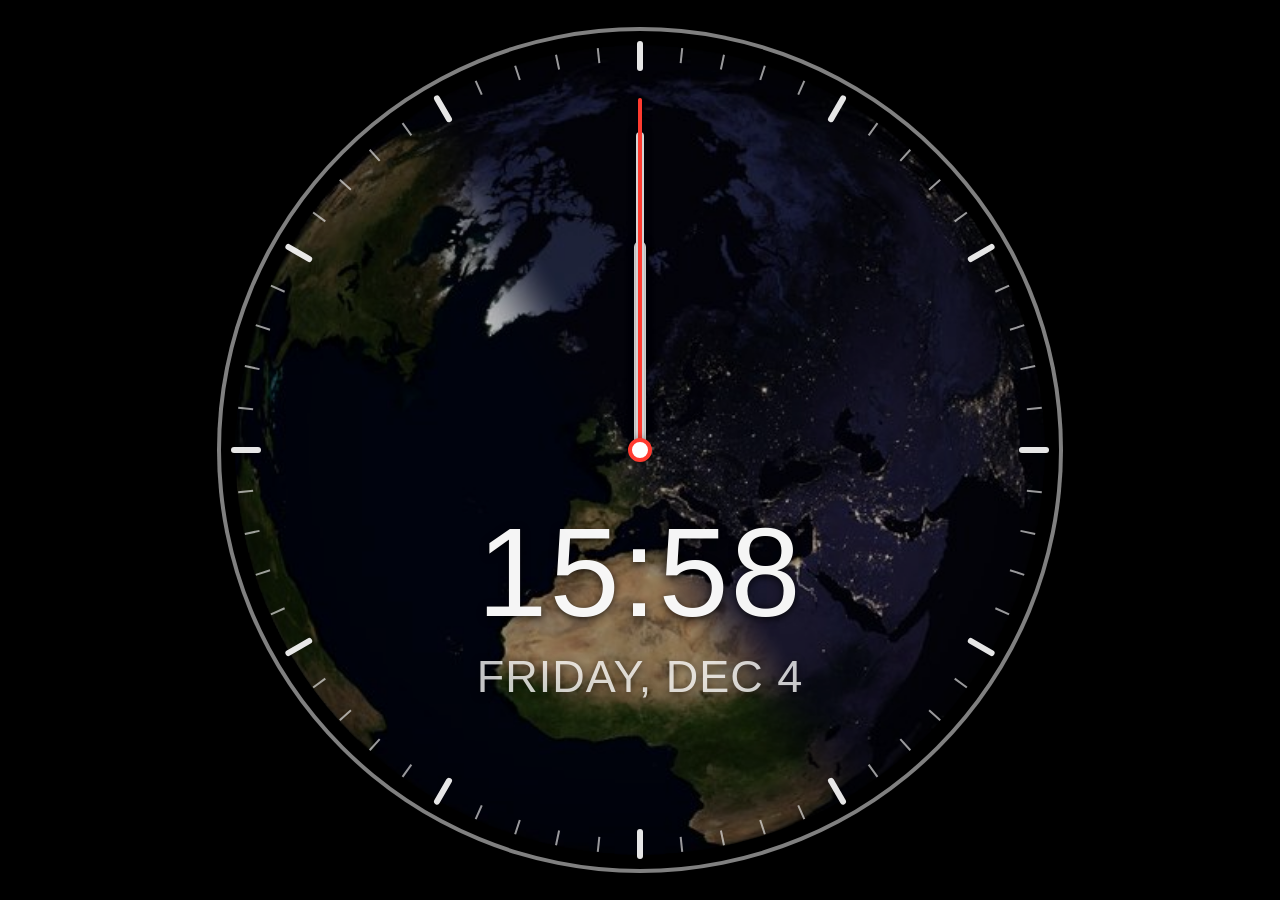
<file: src/index.html>
<!DOCTYPE html>
<html lang="en">

<head>
    <meta charset="UTF-8">
    <meta name="viewport" content="width=device-width, initial-scale=1.0, maximum-scale=1.0, user-scalable=no">
    <meta name="apple-mobile-web-app-capable" content="yes">
    <meta name="apple-mobile-web-app-status-bar-style" content="black">
    <title>Nightstand Clock</title>
    <!-- Bump the shared asset version when shipped CSS/JS changes. -->
    <link rel="stylesheet" href="style.css?v=brightness-2">
</head>

<body>
    <div id="earth-backdrop" aria-hidden="true">
        <img id="earth-still" alt="">
        <canvas id="earth-surface" width="512" height="512"></canvas>
    </div>
    <div id="clock-container" style="opacity: 0.12">
        <div id="clock-face">
            <div id="ticks"></div>
            <div id="digital-container">
                <div id="digital-time">--:--</div>
                <div id="digital-date">--</div>
            </div>
            <div id="hour-hand" class="hand"></div>
            <div id="minute-hand" class="hand"></div>
            <div id="second-hand" class="hand"></div>
            <div id="center-dot"></div>
        </div>
    </div>
    <button id="brightness-toggle" type="button" aria-label="Show brightness controls"
        aria-controls="brightness-panel" aria-expanded="false"></button>
    <section id="brightness-panel" role="region" aria-label="Brightness controls" hidden>
        <div class="brightness-heading">Brightness <button id="brightness-close" type="button">Hide</button></div>
        <div id="brightness-mode" role="group" aria-label="Profile">
            <button type="button" data-profile="auto" aria-pressed="true">Auto</button>
            <button type="button" data-profile="day" aria-pressed="false">Day</button>
            <button type="button" data-profile="night" aria-pressed="false">Night</button>
        </div>
        <p id="brightness-profile"></p>
        <label for="clock-brightness">Clock <span id="clock-brightness-value"></span></label>
        <input id="clock-brightness" type="range" min="0" max="100" step="1" value="12">
        <label for="earth-brightness">Earth <span id="earth-brightness-value"></span></label>
        <input id="earth-brightness" type="range" min="0" max="100" step="1" value="40">
        <p>Auto: Day 08:00–20:00, Night 20:00–08:00 (local time). Select Day or Night to adjust and preview it.</p>
        <p id="brightness-storage">Settings save on this device. Tap the top-right corner to show or hide controls.</p>
    </section>
    <!-- Apply saved intensity before starting the clock or loading Earth imagery. -->
    <script src="brightness.js?v=brightness-2"></script>
    <script src="script.js?v=brightness-2"></script>
    <script src="earth-math.js?v=brightness-2"></script>
    <script src="earth.js?v=brightness-2"></script>
</body>

</html>
</file>
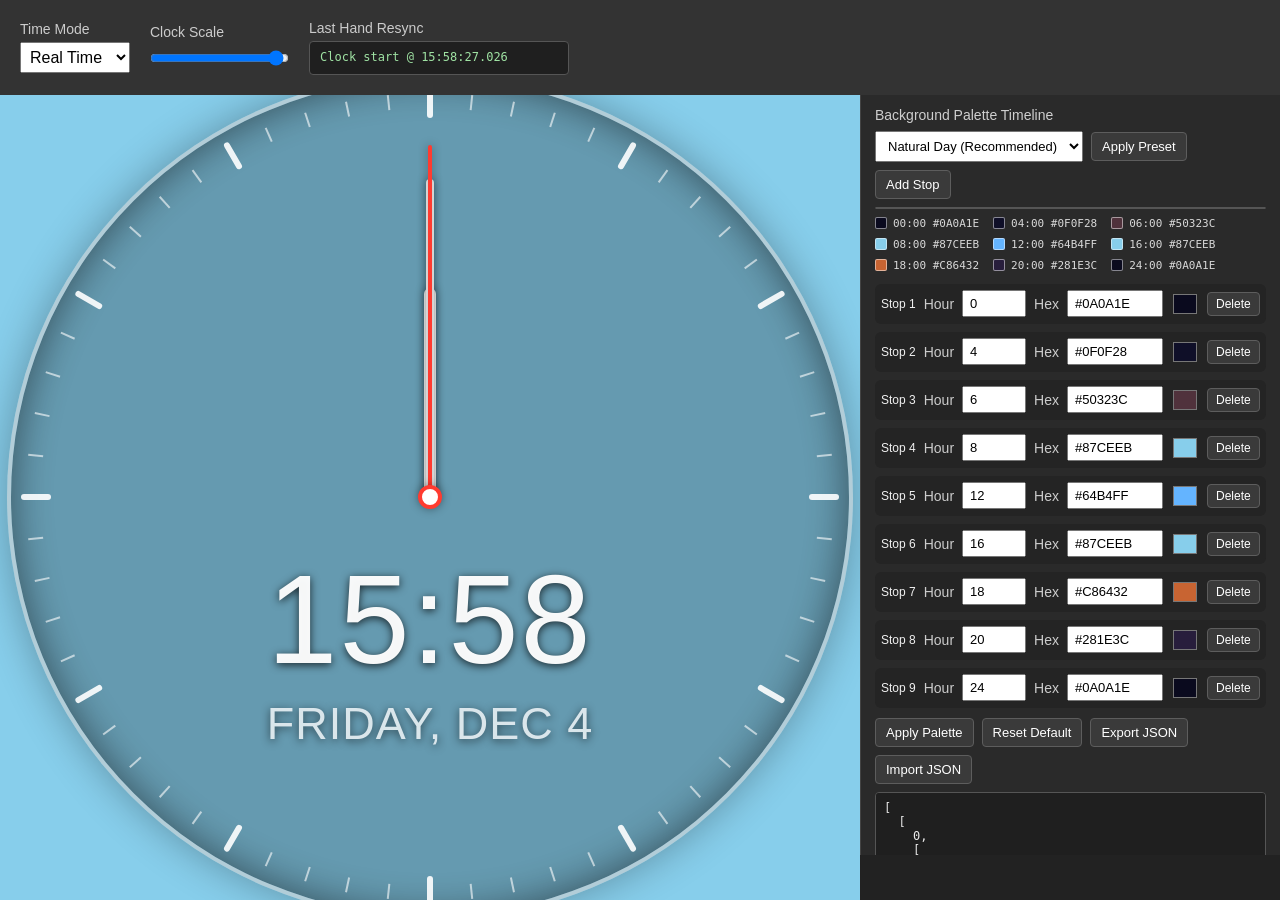
<file: test/index.html>
<!DOCTYPE html>
<html lang="en">
<head>
    <meta charset="UTF-8">
    <meta name="viewport" content="width=device-width, initial-scale=1.0">
    <title>Nightstand Clock - Test Page</title>
    <link rel="stylesheet" href="../src/style.css">
    <style>
        /* Test Page specific styles */
        body {
            display: flex;
            flex-direction: column;
            overflow: auto; /* allow scrolling on test page */
        }
        #test-controls {
            padding: 20px;
            background: #333;
            color: #fff;
            display: flex;
            gap: 20px;
            align-items: center;
            flex-wrap: wrap;
            z-index: 10;
        }
        .control-group {
            display: flex;
            flex-direction: column;
            gap: 5px;
        }
        label {
            font-size: 14px;
            color: #ccc;
        }
        input, select, button {
            padding: 5px;
            font-size: 16px;
        }
        #resync-indicator {
            min-width: 260px;
            padding: 8px 10px;
            border: 1px solid #555;
            border-radius: 4px;
            background: #1f1f1f;
            color: #9fe2a3;
            font-family: Menlo, Monaco, Consolas, monospace;
            font-size: 12px;
            line-height: 1.3;
            white-space: nowrap;
        }
        #palette-panel {
            width: min(420px, 42vw);
            min-width: 320px;
            max-height: calc(100vh - 140px);
            overflow: auto;
            padding: 12px 14px 16px;
            background: #2a2a2a;
            color: #f0f0f0;
            border-left: 1px solid #444;
            display: flex;
            flex-direction: column;
            gap: 8px;
        }
        #palette-toolbar {
            display: flex;
            flex-wrap: wrap;
            gap: 8px;
            align-items: center;
        }
        #palette-preset {
            min-width: 170px;
            font-size: 13px;
            padding: 6px 8px;
        }
        #palette-title {
            font-size: 14px;
            color: #cfcfcf;
        }
        #palette-strip {
            position: relative;
            width: 100%;
            height: 28px;
            border-radius: 6px;
            overflow: hidden;
            border: 1px solid #555;
        }
        .palette-stop-line {
            position: absolute;
            top: 0;
            width: 1px;
            height: 100%;
            background: rgba(255, 255, 255, 0.5);
        }
        #palette-marker {
            position: absolute;
            top: -2px;
            width: 2px;
            height: 32px;
            background: #fff;
            box-shadow: 0 0 0 1px #000;
            transform: translateX(-1px);
        }
        #palette-labels {
            display: flex;
            flex-wrap: wrap;
            gap: 8px 14px;
            font-family: Menlo, Monaco, Consolas, monospace;
            font-size: 11px;
            color: #d8d8d8;
        }
        .palette-label {
            display: inline-flex;
            align-items: center;
            gap: 6px;
        }
        .palette-swatch {
            width: 12px;
            height: 12px;
            border-radius: 2px;
            border: 1px solid rgba(255, 255, 255, 0.5);
            flex-shrink: 0;
        }
        #palette-editor {
            display: flex;
            flex-direction: column;
            gap: 8px;
            margin-top: 4px;
        }
        .palette-editor-row {
            display: flex;
            align-items: center;
            gap: 8px;
            flex-wrap: wrap;
            font-size: 12px;
            padding: 6px;
            border-radius: 6px;
            background: #242424;
        }
        .palette-editor-row input[type="number"] {
            width: 64px;
            padding: 4px 6px;
            font-size: 13px;
        }
        .palette-editor-row input[type="text"] {
            width: 96px;
            padding: 4px 6px;
            font-size: 13px;
            text-transform: uppercase;
        }
        .palette-editor-row input[type="color"] {
            width: 28px;
            height: 28px;
            border: none;
            padding: 0;
            background: transparent;
        }
        .palette-editor-actions {
            display: flex;
            gap: 8px;
            flex-wrap: wrap;
            margin-top: 2px;
        }
        #palette-editor-status {
            min-height: 18px;
            font-size: 12px;
            color: #c9d8ff;
        }
        .palette-action-btn {
            padding: 6px 10px;
            font-size: 13px;
            border: 1px solid #5d5d5d;
            border-radius: 4px;
            background: #3a3a3a;
            color: #fff;
            cursor: pointer;
        }
        .palette-action-btn:hover {
            background: #454545;
        }
        #palette-json {
            width: 100%;
            min-height: 84px;
            resize: vertical;
            border: 1px solid #555;
            border-radius: 4px;
            background: #1f1f1f;
            color: #eaeaea;
            font-family: Menlo, Monaco, Consolas, monospace;
            font-size: 12px;
            padding: 8px;
        }
        #test-main {
            flex: 1;
            display: flex;
            min-height: 0;
        }
        #clock-wrapper {
            flex: 1;
            display: flex;
            justify-content: center;
            align-items: center;
            min-height: 380px;
            transition: all 0.3s ease;
            position: relative;
            overflow: hidden;
        }
        /* Override body background behavior for the wrapper instead */
        body { background-color: #222 !important; }
        #clock-wrapper { background-color: var(--bg-color, #000); transition: background-color 1s linear; }
        #clock-wrapper #clock-container {
            width: 100vmin;
            height: 100vmin;
            transform: scale(var(--clock-scale, 1));
            transform-origin: center center;
            transition: transform 0.15s linear;
        }
        @media (max-width: 1100px) {
            #test-main {
                flex-direction: column;
            }
            #palette-panel {
                width: 100%;
                min-width: 0;
                max-height: none;
                border-left: none;
                border-top: 1px solid #444;
            }
            #clock-wrapper {
                min-height: 55vh;
            }
        }
    </style>
</head>
<body>
    <div id="test-controls">
        <div class="control-group">
            <label for="time-mode">Time Mode</label>
            <select id="time-mode">
                <option value="real">Real Time</option>
                <option value="mock">Mock Time</option>
            </select>
        </div>
        
        <div class="control-group" id="mock-time-group" style="display: none;">
            <label for="mock-time">Mock Time</label>
            <input type="text" id="mock-time" value="12:00:00" inputmode="numeric" maxlength="8" placeholder="HH:MM:SS" autocomplete="off" spellcheck="false">
            <small>24h format (HH:MM:SS). Use Up/Down per section to step.</small>
        </div>

        <div class="control-group">
            <label for="size-slider">Clock Scale</label>
            <input type="range" id="size-slider" min="30" max="100" value="100">
        </div>

        <div class="control-group">
            <label for="resync-indicator">Last Hand Resync</label>
            <div id="resync-indicator" aria-live="polite">No resync yet</div>
        </div>
    </div>

    <div id="test-main">
        <div id="clock-wrapper">
            <div id="clock-container">
                <div id="clock-face">
                    <div id="ticks"></div>
                    <div id="digital-container">
                        <div id="digital-time">--:--</div>
                        <div id="digital-date">--</div>
                    </div>
                    <div id="hour-hand" class="hand"></div>
                    <div id="minute-hand" class="hand"></div>
                    <div id="second-hand" class="hand"></div>
                    <div id="center-dot"></div>
                </div>
            </div>
        </div>

        <div id="palette-panel">
            <div id="palette-title">Background Palette Timeline</div>
            <div id="palette-toolbar">
                <select id="palette-preset"></select>
                <button type="button" id="palette-apply-preset" class="palette-action-btn">Apply Preset</button>
                <button type="button" id="palette-add-stop" class="palette-action-btn">Add Stop</button>
            </div>
            <div id="palette-strip" aria-hidden="true">
                <div id="palette-marker"></div>
            </div>
            <div id="palette-labels"></div>
            <div id="palette-editor"></div>
            <div class="palette-editor-actions">
                <button type="button" id="palette-apply" class="palette-action-btn">Apply Palette</button>
                <button type="button" id="palette-reset" class="palette-action-btn">Reset Default</button>
                <button type="button" id="palette-export" class="palette-action-btn">Export JSON</button>
                <button type="button" id="palette-import" class="palette-action-btn">Import JSON</button>
            </div>
            <textarea id="palette-json" placeholder='Paste or copy color stops JSON here. Example: [[0,[10,10,30]],[6,[80,50,60]],[24,[10,10,30]]]'></textarea>
            <div id="palette-editor-status" aria-live="polite"></div>
        </div>
    </div>

    <!-- Set test mode so script.js doesn't auto-init -->
    <script>window.__TEST_MODE__ = true;</script>
    <script src="../src/script.js"></script>
    <script src="test.js"></script>
</body>
</html>
</file>
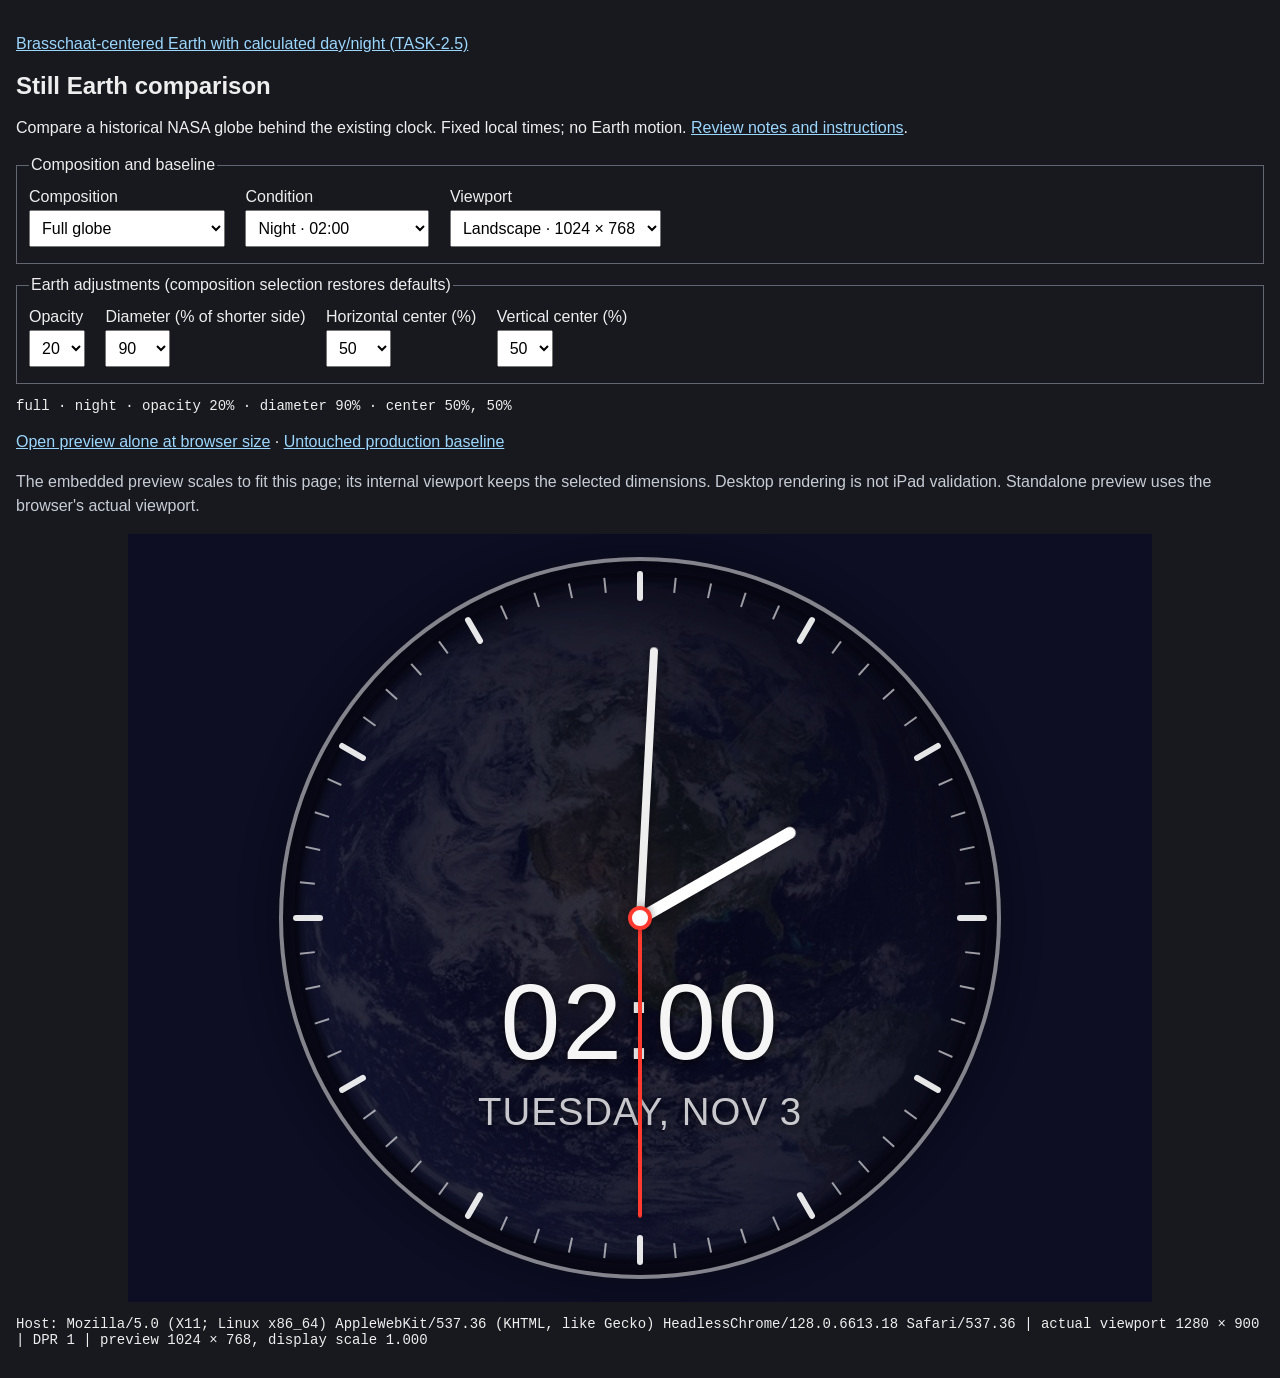
<file: test/earth/index.html>
<!doctype html>
<html lang="en"><head><meta charset="utf-8"><meta name="viewport" content="width=device-width, initial-scale=1"><title>Still Earth comparison</title>
<style>
* { box-sizing: border-box; } body { margin: 0; padding: 16px; color: #eee; background: #17191e; font: 16px Arial, sans-serif; }
h1 { font-size: 24px; margin: 0 0 8px; } p { line-height: 1.5; } a { color: #9bd6ff; }
label { display: inline-block; margin: 6px 16px 8px 0; } select { display: block; font: inherit; padding: 8px; margin-top: 4px; max-width: 100%; }
fieldset { border: 1px solid #626670; padding: 8px 12px; margin: 12px 0; } #frame-space { position: relative; margin: 12px auto; }
iframe { display: block; border: 0; -webkit-transform-origin: 0 0; transform-origin: 0 0; }
#settings, #diagnostics { font: 14px monospace; overflow-wrap: break-word; } .notice { color: #c7ccd5; }
</style></head><body>
<p><a href="solar.html">Brasschaat-centered Earth with calculated day/night (TASK-2.5)</a></p>
<h1>Still Earth comparison</h1><p>Compare a historical NASA globe behind the existing clock. Fixed local times; no Earth motion. <a href="README.md">Review notes and instructions</a>.</p>
<fieldset><legend>Composition and baseline</legend>
<label>Composition<select id="composition"><option value="off">Earth off (baseline)</option><option value="full" selected>Full globe</option><option value="offset">Offset / cropped globe</option><option value="faint">Faint upper globe</option></select></label>
<label>Condition<select id="condition"><option value="night">Night · 02:00</option><option value="dawn">Dawn · 06:00</option><option value="day">Daytime · 12:00</option><option value="dusk">Dusk · 18:00</option><option value="evening">Late evening · 22:00</option></select></label>
<label>Viewport<select id="viewport"><option value="landscape">Landscape · 1024 × 768</option><option value="portrait">Portrait · 768 × 1024</option></select></label>
</fieldset>
<fieldset><legend>Earth adjustments (composition selection restores defaults)</legend>
<label>Opacity<select id="opacity"><option>0</option><option>4</option><option>8</option><option>12</option><option>16</option><option>20</option><option>28</option><option>40</option></select></label>
<label>Diameter (% of shorter side)<select id="size"><option>55</option><option>75</option><option>90</option><option>115</option><option>140</option><option>170</option></select></label>
<label>Horizontal center (%)<select id="x"><option>10</option><option>25</option><option>50</option><option>75</option><option>90</option><option>110</option></select></label>
<label>Vertical center (%)<select id="y"><option>10</option><option>25</option><option>35</option><option>50</option><option>75</option><option>90</option></select></label>
</fieldset>
<p id="settings"></p><p><a id="direct" target="_blank" href="preview.html">Open preview alone at browser size</a> · <a href="../../src/" target="_blank">Untouched production baseline</a></p>
<p class="notice">The embedded preview scales to fit this page; its internal viewport keeps the selected dimensions. Desktop rendering is not iPad validation. Standalone preview uses the browser's actual viewport.</p>
<div id="frame-space"><iframe id="preview" title="Existing clock with still Earth backdrop" src="preview.html"></iframe></div>
<p id="diagnostics"></p><noscript>Enable JavaScript to operate the clock and comparison controls.</noscript>
<script src="experiment.js"></script></body></html>
</file>
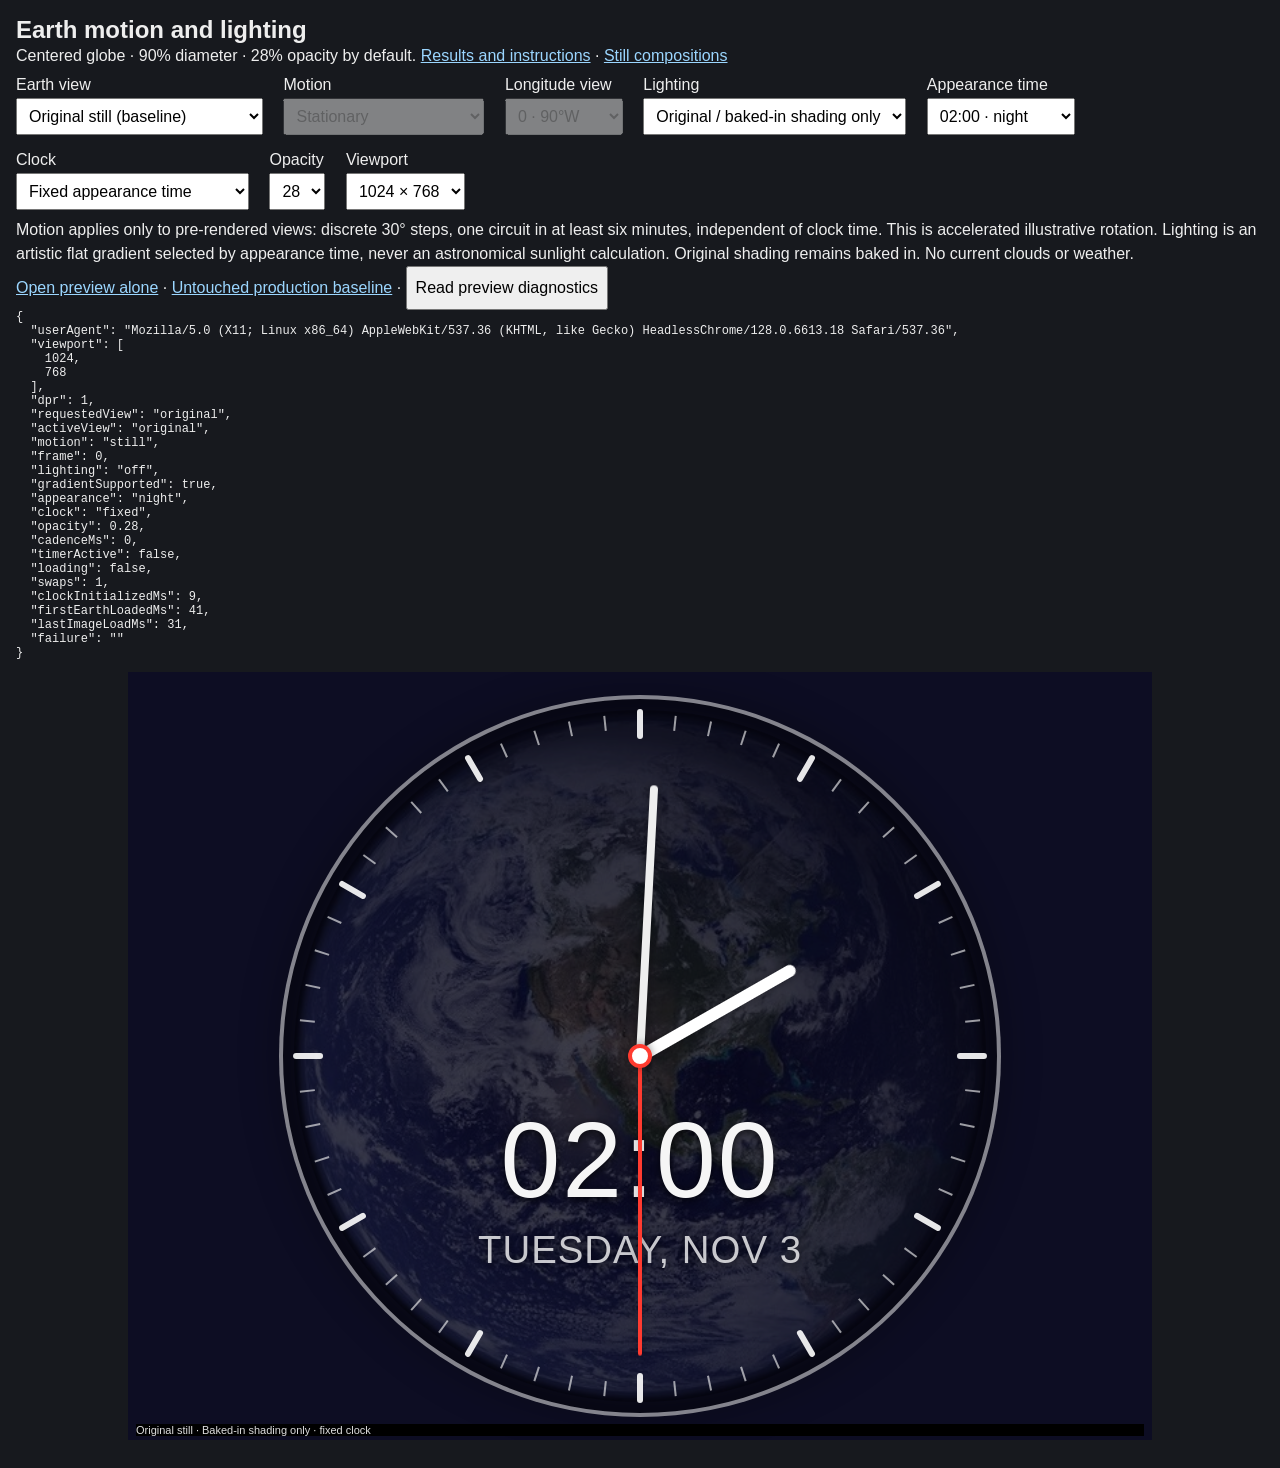
<file: test/earth/motion.html>
<!doctype html>
<html lang="en"><head><meta charset="utf-8"><meta name="viewport" content="width=device-width, initial-scale=1"><title>Earth motion and lighting experiment</title>
<link rel="stylesheet" href="../../src/style.css"><link rel="stylesheet" href="motion.css">
<script>window.__TEST_MODE__ = true;</script></head><body>
<div id="controls" hidden>
<h1>Earth motion and lighting</h1>
<p>Centered globe · 90% diameter · 28% opacity by default. <a href="MOTION.md">Results and instructions</a> · <a href="index.html">Still compositions</a></p>
<form id="settings">
<label>Earth view<select id="view"><option value="original">Original still (baseline)</option><option value="frames">Pre-rendered longitude views</option><option value="off">Earth off</option></select></label>
<label>Motion<select id="motion"><option value="still">Stationary</option><option value="step">Step every 30 seconds</option></select></label>
<label>Longitude view<select id="frame"><option value="0">0 · 90°W</option><option value="1">1 · 60°W</option><option value="2">2 · 30°W</option><option value="3">3 · 0°</option><option value="4">4 · 30°E</option><option value="5">5 · 60°E</option><option value="6">6 · 90°E</option><option value="7">7 · 120°E</option><option value="8">8 · 150°E</option><option value="9">9 · 180°</option><option value="10">10 · 150°W</option><option value="11">11 · 120°W</option></select></label>
<label>Lighting<select id="lighting"><option value="off">Original / baked-in shading only</option><option value="illustrative">Illustrative day/night overlay</option></select></label>
<label>Appearance time<select id="condition"><option value="night">02:00 · night</option><option value="dawn">06:00 · dawn</option><option value="day">12:00 · day</option><option value="dusk">18:00 · dusk</option><option value="evening">22:00 · evening</option></select></label>
<label>Clock<select id="clock"><option value="fixed">Fixed appearance time</option><option value="real">Real time · animated hands</option></select></label>
<label>Opacity<select id="opacity"><option>28</option><option>32</option><option>40</option></select></label>
<label>Viewport<select id="viewport"><option value="landscape">1024 × 768</option><option value="portrait">768 × 1024</option></select></label>
</form>
<p>Motion applies only to pre-rendered views: discrete 30° steps, one circuit in at least six minutes, independent of clock time. This is accelerated illustrative rotation. Lighting is an artistic flat gradient selected by appearance time, never an astronomical sunlight calculation. Original shading remains baked in. No current clouds or weather.</p>
<p><a id="direct" href="motion.html?standalone=1" target="_blank">Open preview alone</a> · <a href="../../src/" target="_blank">Untouched production baseline</a> · <button id="read-diagnostics" type="button">Read preview diagnostics</button></p>
<pre id="diagnostics"></pre><div id="frame-space"><iframe id="preview" title="Clock with independent Earth motion and lighting"></iframe></div>
</div>
<div id="scene" hidden>
<div id="earth-layer" aria-hidden="true"><div id="globe"><img id="earth" alt=""><div id="shade"></div></div></div>
<div id="clock-container"><div id="clock-face"><div id="ticks"></div><div id="digital-container"><div id="digital-time">--:--</div><div id="digital-date">--</div></div><div id="hour-hand" class="hand"></div><div id="minute-hand" class="hand"></div><div id="second-hand" class="hand"></div><div id="center-dot"></div></div></div>
<p id="image-status" role="status"></p>
</div>
<noscript>Enable JavaScript to operate the comparison and clock.</noscript>
<script src="../../src/script.js"></script><script src="motion.js"></script></body></html>
</file>
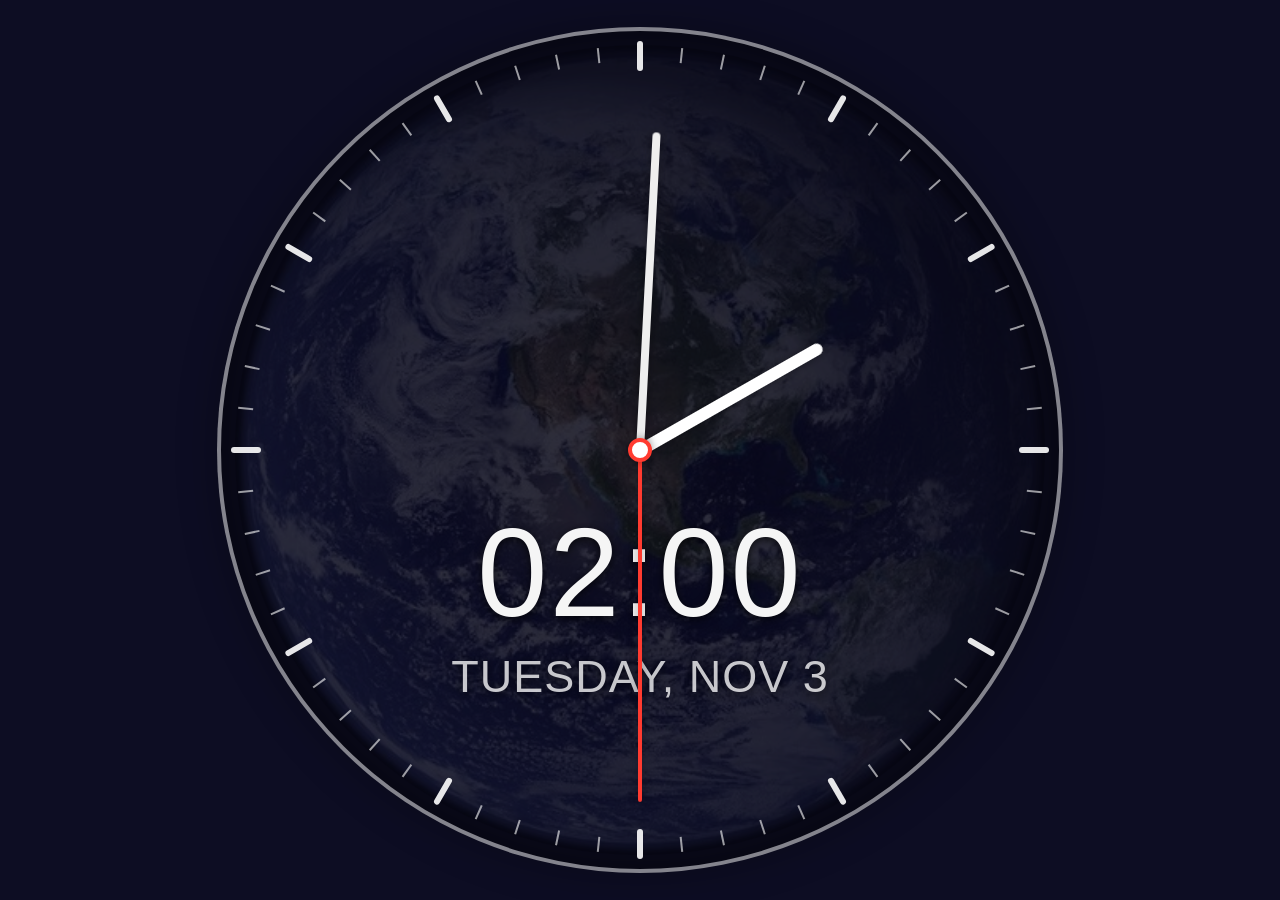
<file: test/earth/preview.html>
<!doctype html>
<html lang="en"><head><meta charset="utf-8"><meta name="viewport" content="width=device-width, initial-scale=1"><title>Still Earth clock preview</title>
<link rel="stylesheet" href="../../src/style.css"><link rel="stylesheet" href="preview.css">
<script>window.__TEST_MODE__ = true;</script></head><body>
<div id="earth-layer" aria-hidden="true"><img id="earth" src="assets/blue-marble-512.jpg" alt=""></div>
<div id="clock-container"><div id="clock-face"><div id="ticks"></div><div id="digital-container"><div id="digital-time">--:--</div><div id="digital-date">--</div></div><div id="hour-hand" class="hand"></div><div id="minute-hand" class="hand"></div><div id="second-hand" class="hand"></div><div id="center-dot"></div></div></div>
<p id="image-status" role="status"></p>
<script src="../../src/script.js"></script><script src="experiment.js"></script></body></html>
</file>
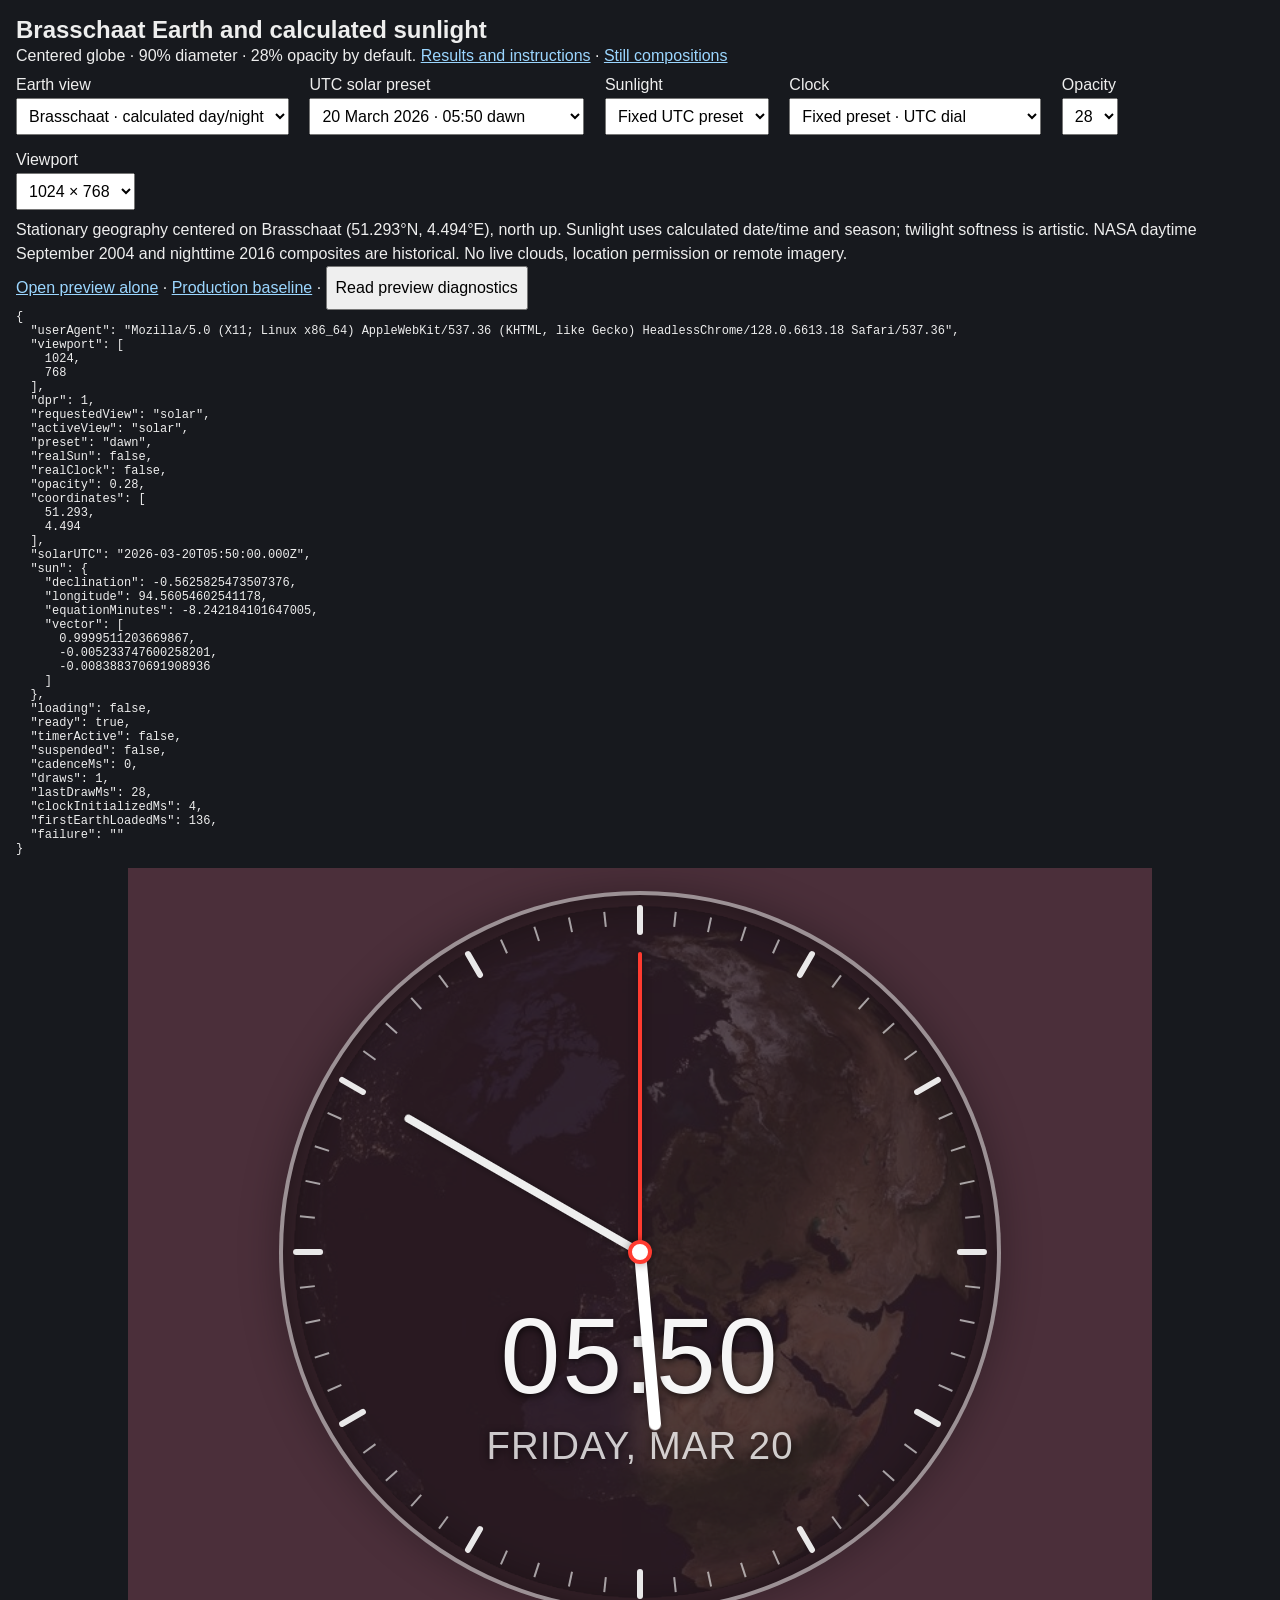
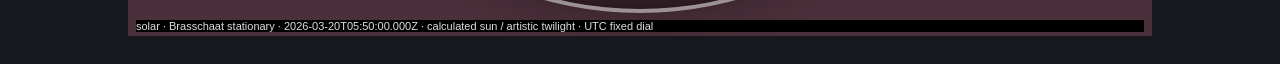
<file: test/earth/solar.html>
<!doctype html>
<html lang="en"><head><meta charset="utf-8"><meta name="viewport" content="width=device-width, initial-scale=1"><title>Brasschaat Earth and calculated sunlight experiment</title>
<link rel="stylesheet" href="../../src/style.css"><link rel="stylesheet" href="motion.css">
<script>window.__TEST_MODE__ = true;</script><style>#solar { position:absolute; width:100%; height:100%; top:0; left:0; display:none; }</style></head><body>
<div id="controls" hidden>
<h1>Brasschaat Earth and calculated sunlight</h1>
<p>Centered globe · 90% diameter · 28% opacity by default. <a href="SOLAR.md">Results and instructions</a> · <a href="index.html">Still compositions</a></p>
<form id="settings">
<label>Earth view<select id="view"><option value="solar">Brasschaat · calculated day/night</option><option value="still">Brasschaat · daytime still</option><option value="original">Original still baseline</option><option value="off">Earth off</option></select></label>
<label>UTC solar preset<select id="preset"><option value="dawn">20 March 2026 · 05:50 dawn</option><option value="day">20 March 2026 · 12:00 day</option><option value="dusk">20 March 2026 · 17:50 dusk</option><option value="night">20 March 2026 · 00:00 night</option><option value="summer">21 June 2026 · 12:00 summer</option><option value="winter">21 December 2026 · 12:00 winter</option></select></label>
<label>Sunlight<select id="time"><option value="fixed">Fixed UTC preset</option><option value="real">Current date/time</option></select></label>
<label>Clock<select id="clock"><option value="fixed">Fixed preset · UTC dial</option><option value="real">Real time · local animated dial</option></select></label>
<label>Opacity<select id="opacity"><option>28</option><option>32</option><option>40</option></select></label>
<label>Viewport<select id="viewport"><option value="landscape">1024 × 768</option><option value="portrait">768 × 1024</option></select></label>
</form>
<p>Stationary geography centered on Brasschaat (51.293°N, 4.494°E), north up. Sunlight uses calculated date/time and season; twilight softness is artistic. NASA daytime September 2004 and nighttime 2016 composites are historical. No live clouds, location permission or remote imagery.</p>
<p><a id="direct" href="solar.html?standalone=1" target="_blank">Open preview alone</a> · <a href="../../src/" target="_blank">Production baseline</a> · <button id="read-diagnostics" type="button">Read preview diagnostics</button></p>
<pre id="diagnostics"></pre><div id="frame-space"><iframe id="preview" title="Clock with independent Brasschaat Earth and calculated sunlight"></iframe></div>
</div>
<div id="scene" hidden>
<div id="earth-layer" aria-hidden="true"><div id="globe"><img id="earth" alt=""><canvas id="solar" width="512" height="512"></canvas></div></div>
<div id="clock-container"><div id="clock-face"><div id="ticks"></div><div id="digital-container"><div id="digital-time">--:--</div><div id="digital-date">--</div></div><div id="hour-hand" class="hand"></div><div id="minute-hand" class="hand"></div><div id="second-hand" class="hand"></div><div id="center-dot"></div></div></div>
<p id="image-status" role="status"></p>
</div>
<noscript>Enable JavaScript to operate the comparison and clock.</noscript>
<script src="../../src/script.js"></script><script src="solar-math.js"></script><script src="solar.js"></script></body></html>
</file>
<file: src/style.css>
/* Reset */
* {
    box-sizing: border-box;
    margin: 0;
    padding: 0;
}

/* Root variables */
:root {
    --bg-color: #000;
    --primary-color: #ff3b30; /* accent for second hand */
    --hand-color: #fff;
    --transition-speed: 0.2s;
    --clock-padding: 3vmin;
}

/* Base */
html, body {
    width: 100%;
    height: 100%;
    overflow: hidden;
    font-family: -apple-system, BlinkMacSystemFont, "Segoe UI", Roboto, Helvetica, Arial, sans-serif;
    background-color: var(--bg-color);
    transition: background-color 1s linear;
    color: #fff;
}

/* Clock container */
#clock-container {
    width: 100%;
    height: 100%;
    padding: var(--clock-padding);
    display: flex;
    justify-content: center;
    align-items: center;
}
/* iOS 9 fallback */
#clock-container {
    display: -webkit-flex;
    -webkit-justify-content: center;
    -webkit-align-items: center;
}

/* Clock face */
#clock-face {
    position: relative;
    width: calc(100vmin - (2 * var(--clock-padding)));
    height: calc(100vmin - (2 * var(--clock-padding)));
    border-radius: 50%;
    background: rgba(0, 0, 0, 0.25);
    border: 4px solid rgba(255, 255, 255, 0.5);
    box-shadow: inset 0 0 40px rgba(0, 0, 0, 0.5), 0 0 40px rgba(0, 0, 0, 0.3);
}

/* Ticks */
#ticks {
    position: absolute;
    width: 100%;
    height: 100%;
    top: 0;
    left: 0;
}
.tick {
    position: absolute;
    top: 0;
    left: 50%;
    transform-origin: bottom center;
    -webkit-transform-origin: bottom center;
    background-color: transparent;
    height: 50%;
}
.tick-hour {
    width: 6px;
    margin-left: -3px;
}
.tick-hour::after {
    content: '';
    position: absolute;
    top: 10px;
    left: 0;
    width: 100%;
    height: 30px;
    background-color: rgba(255, 255, 255, 0.9);
    border-radius: 3px;
    transition: background-color var(--transition-speed);
}
.tick-minute {
    width: 2px;
    margin-left: -1px;
}
.tick-minute::after {
    content: '';
    position: absolute;
    top: 15px;
    left: 0;
    width: 100%;
    height: 15px;
    background-color: rgba(255, 255, 255, 0.6);
    transition: background-color var(--transition-speed);
}

/* Digital display */
#digital-container {
    position: absolute;
    width: 72%;
    top: 68%;
    left: 50%;
    transform: translate(-50%, -50%);
    text-align: center;
    color: rgba(255, 255, 255, 0.96);
    text-shadow: 0 2px 8px rgba(0, 0, 0, 0.75);
}
#digital-time {
    font-size: 14vmin;
    font-weight: 300;
    letter-spacing: 2px;
    margin-bottom: 6px;
    transition: color var(--transition-speed);
}
#digital-date {
    font-size: 5vmin;
    font-weight: 400;
    text-transform: uppercase;
    letter-spacing: 1px;
    opacity: 0.8;
    transition: opacity var(--transition-speed);
}

/* Hands */
.hand {
    position: absolute;
    bottom: 50%;
    left: 50%;
    transform-origin: 50% 100%;
    -webkit-transform-origin: 50% 100%;
    animation-name: hand-rotate;
    animation-timing-function: linear;
    animation-iteration-count: infinite;
    animation-play-state: running;
    animation-fill-mode: both;
    -webkit-animation-name: hand-rotate;
    -webkit-animation-timing-function: linear;
    -webkit-animation-iteration-count: infinite;
    -webkit-animation-play-state: running;
    -webkit-animation-fill-mode: both;
    border-radius: 10px 10px 0 0;
    box-shadow: 0 0 10px rgba(0, 0, 0, 0.4);
    will-change: transform;
    z-index: 2;
}
#hour-hand {
    width: 12px;
    height: 25%;
    margin-left: -6px;
    background-color: var(--hand-color);
}
#minute-hand {
    width: 8px;
    height: 38%;
    margin-left: -4px;
    background-color: #eee;
}
#second-hand {
    width: 4px;
    height: 42%;
    margin-left: -2px;
    background-color: var(--primary-color);
}

@-webkit-keyframes hand-rotate {
    from { -webkit-transform: rotate(0deg); }
    to { -webkit-transform: rotate(360deg); }
}

@keyframes hand-rotate {
    from { transform: rotate(0deg); }
    to { transform: rotate(360deg); }
}

/* Center dot */
#center-dot {
    position: absolute;
    top: 50%;
    left: 50%;
    width: 24px;
    height: 24px;
    margin-top: -12px;
    margin-left: -12px;
    background-color: #fff;
    border: 4px solid var(--primary-color);
    border-radius: 50%;
    box-shadow: 0 0 10px rgba(0, 0, 0, 0.4);
    z-index: 3;
}

/* Fixed geography; sunlight alone changes. Clock remains in the foreground. */
#earth-backdrop {
    display: none;
    position: absolute;
    width: 90vmin;
    height: 90vmin;
    top: 50%;
    left: 50%;
    -webkit-transform: translate(-50%, -50%);
    transform: translate(-50%, -50%);
    border-radius: 50%;
    overflow: hidden;
    opacity: 0.4;
    pointer-events: none;
}
#earth-still, #earth-surface {
    display: none;
    width: 100%;
    height: 100%;
}
#earth-backdrop ~ #clock-container {
    position: relative;
}

/* Production calibration controls. The closed corner target emits no light. */
#brightness-toggle {
    position: fixed;
    top: 0;
    right: 0;
    width: 64px;
    height: 64px;
    z-index: 20;
    border: 0;
    padding: 0;
    background: transparent;
    color: transparent;
    -webkit-appearance: none;
    -webkit-tap-highlight-color: transparent;
    cursor: pointer;
}
#brightness-toggle:focus {
    outline: none;
}
#brightness-panel[hidden] {
    display: none;
}
#brightness-panel {
    position: fixed;
    z-index: 21;
    top: 68px;
    right: 12px;
    width: 300px;
    max-width: calc(100% - 24px);
    max-height: calc(100% - 80px);
    overflow-y: auto;
    -webkit-overflow-scrolling: touch;
    padding: 16px;
    background: #080808;
    color: #888;
    border: 1px solid #252525;
    border-radius: 8px;
    font-size: 15px;
    line-height: 1.4;
}
.brightness-heading {
    font-size: 18px;
    margin-bottom: 12px;
}
#brightness-panel button {
    background: #151515;
    color: #999;
    border: 1px solid #333;
    border-radius: 4px;
    min-height: 44px;
    padding: 4px 12px;
    font: inherit;
}
#brightness-close {
    float: right;
}
#brightness-panel label {
    display: block;
    clear: both;
    margin-top: 12px;
}
#brightness-panel label span {
    float: right;
}
#brightness-mode {
    width: 100%;
    clear: both;
    padding-top: 12px;
    white-space: nowrap;
}
#brightness-mode button {
    -webkit-appearance: none;
    width: 31%;
    padding: 4px;
}
#brightness-mode button[aria-pressed="true"] {
    color: #bbb;
    background: #333;
    border-color: #999;
    font-weight: bold;
    text-decoration: underline;
}
#brightness-panel p {
    margin-top: 12px;
    font-size: 13px;
}
#brightness-panel input[type="range"] {
    -webkit-appearance: none;
    appearance: none;
    display: block;
    width: 100%;
    height: 44px;
    background: transparent;
}
#brightness-panel input[type="range"]::-webkit-slider-runnable-track {
    height: 4px;
    background: #383838;
    border-radius: 2px;
}
#brightness-panel input[type="range"]::-webkit-slider-thumb {
    -webkit-appearance: none;
    width: 28px;
    height: 28px;
    margin-top: -12px;
    border: 1px solid #555;
    border-radius: 50%;
    background: #777;
}
#brightness-panel input[type="range"]::-moz-range-track {
    height: 4px;
    background: #383838;
}
#brightness-panel input[type="range"]::-moz-range-thumb {
    width: 28px;
    height: 28px;
    border: 1px solid #555;
    border-radius: 50%;
    background: #777;
}
</file>
<file: test/earth/motion.css>
/* The existing production dial is unchanged. */
[hidden] { display: none !important; }
html, body { transition: none; }
/* The shared clock stylesheet locks both roots for the standalone dial. */
html.harness { height: auto; min-height: 100%; overflow-y: auto; }
body.harness { display: block; height: auto; min-height: 100vh; overflow: visible; margin: 0; padding: 16px; box-sizing: border-box; background: #17191e; color: #eee; font: 16px Arial, sans-serif; }
h1 { font-size: 24px; margin: 0; }
p { line-height: 1.5; } a { color: #9bd6ff; }
label { display: inline-block; margin: 8px 16px 8px 0; }
select, button { font: inherit; padding: 8px; max-width: 100%; }
select { display: block; margin-top: 4px; }
#diagnostics { white-space: pre-wrap; overflow-wrap: break-word; font-size: 12px; }
#frame-space { position: relative; margin: 12px auto; }
iframe { display: block; border: 0; -webkit-transform-origin: 0 0; transform-origin: 0 0; }
#scene { width: 100%; height: 100%; }
#earth-layer { position: absolute; top: 0; left: 0; width: 100%; height: 100%; overflow: hidden; pointer-events: none; }
#globe { position: absolute; border-radius: 50%; overflow: hidden; display: none; }
#earth, #shade { position: absolute; width: 100%; height: 100%; top: 0; left: 0; }
#shade { display: none; }
#clock-container { position: relative; }
#image-status { position: absolute; left: 8px; bottom: 4px; right: 8px; margin: 0; color: #ddd; font: 11px Arial, sans-serif; background: #000; }
</file>
<file: test/earth/preview.css>
/* Only the experiment adds a backdrop; all dial styling comes from src/. */
html, body { transition: none; }
#earth-layer { position: absolute; top: 0; left: 0; width: 100%; height: 100%; overflow: hidden; pointer-events: none; }
#earth { position: absolute; border-radius: 50%; }
#clock-container { position: relative; }
#image-status { position: absolute; left: 8px; bottom: 8px; font: 12px Arial, sans-serif; color: #fff; background: #000; }
</file>
